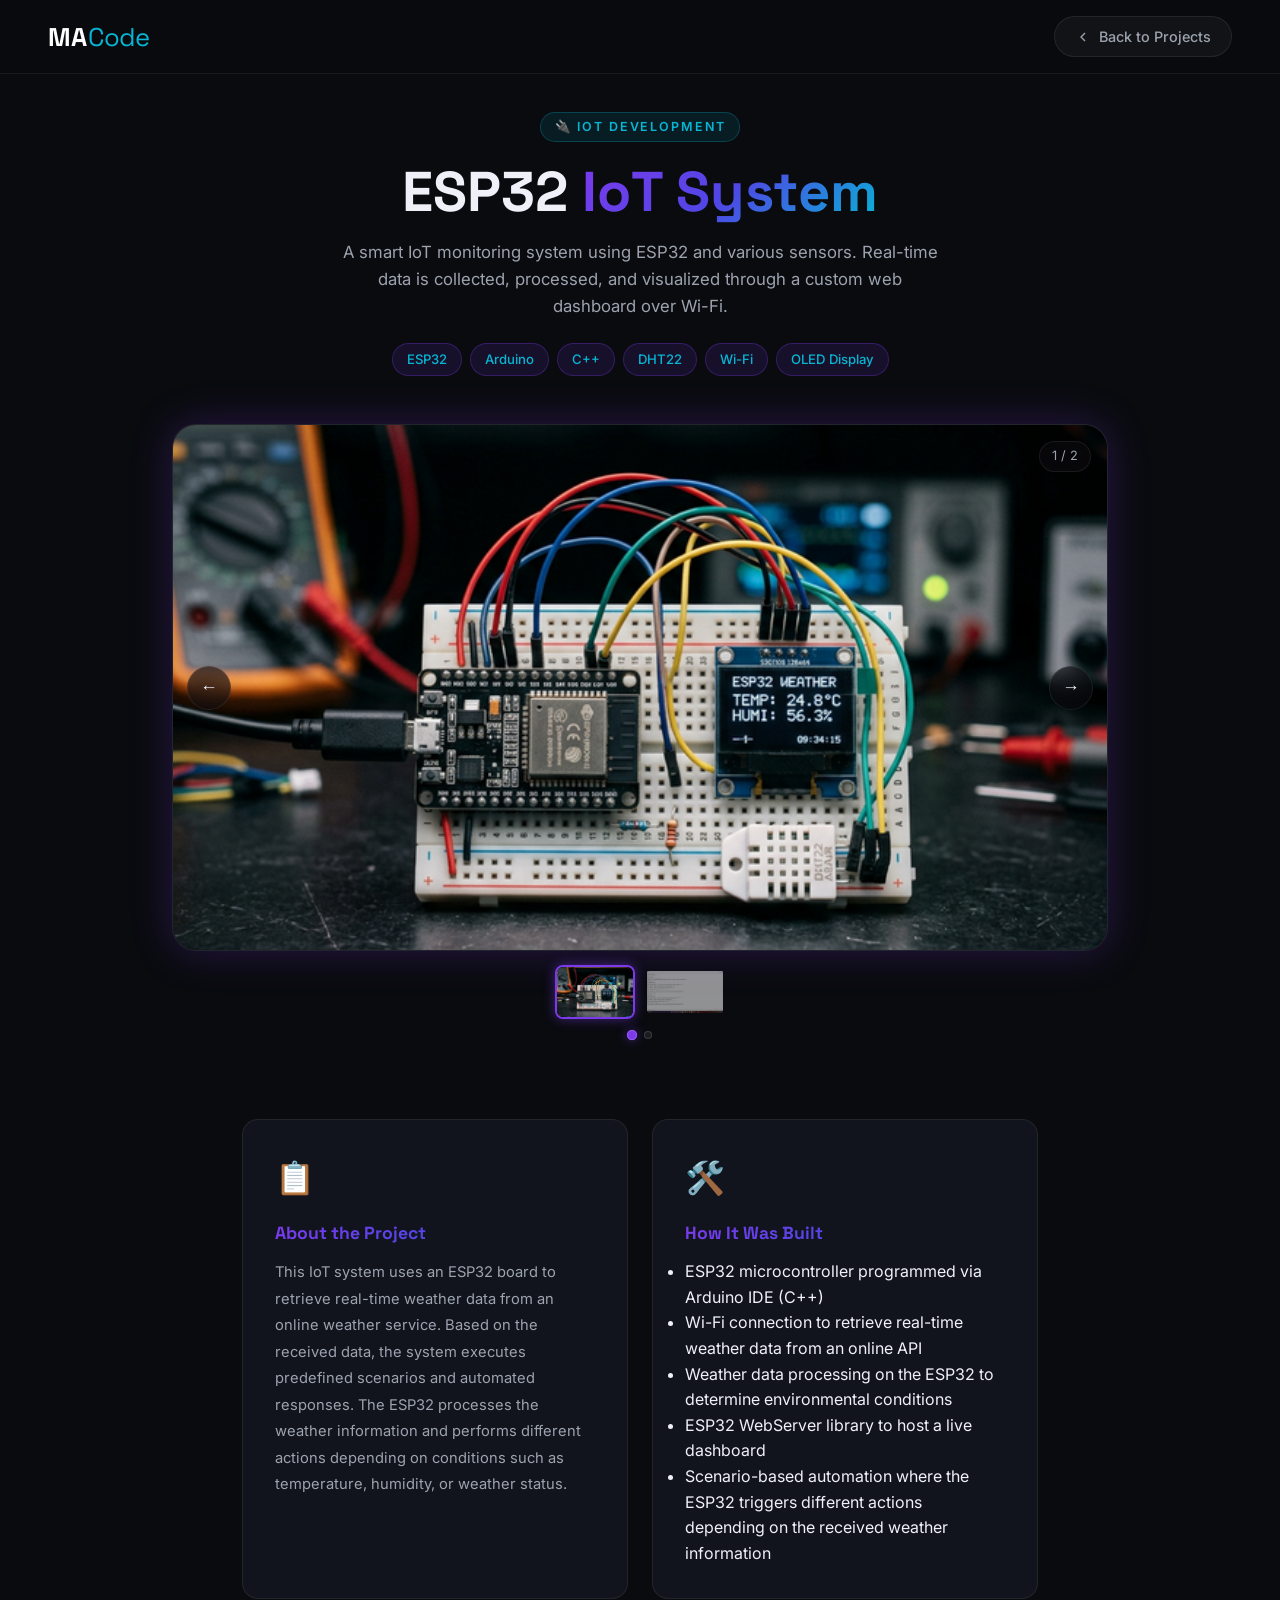
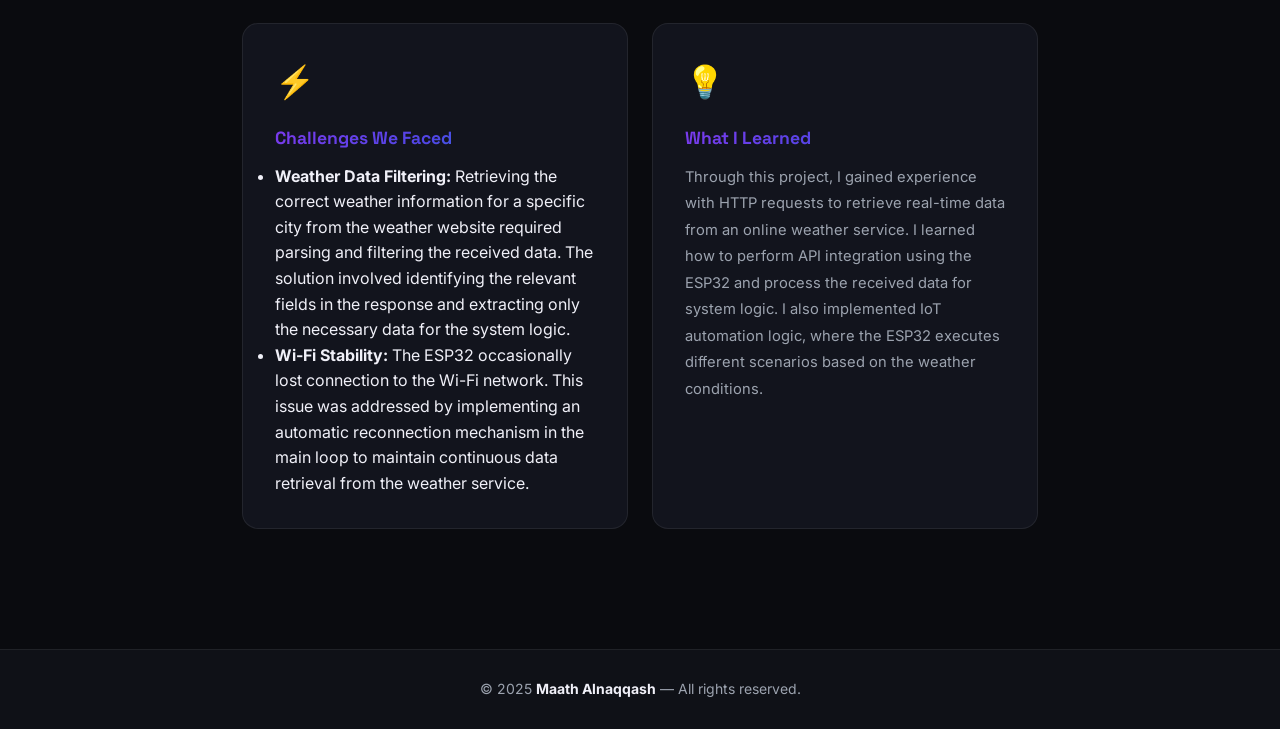
<file: portfolio/codes/html/project-iot.html>
<!DOCTYPE html>
<html lang="en">

<head>
  <meta charset="UTF-8" />
  <meta name="viewport" content="width=device-width, initial-scale=1.0" />
  <title>ESP32 IoT System — Muaz Nakkaş</title>
  <meta name="description"
    content="ESP32 IoT project details by Muaz Nakkaş. Smart sensor monitoring with Arduino and ESP32." />
  <link rel="icon" type="image/png" href="../../images/macode_logo.png" />
  <link rel="preconnect" href="https://fonts.googleapis.com" />
  <link rel="preconnect" href="https://fonts.gstatic.com" crossorigin />
  <link
    href="https://fonts.googleapis.com/css2?family=Inter:wght@300;400;500;600;700;800&family=Space+Grotesk:wght@400;500;600;700;800&display=swap"
    rel="stylesheet" />
  <link rel="stylesheet" href="../css/project-detail.css" />
</head>

<body>

  <!-- NAVBAR -->
  <nav class="navbar">
    <div class="nav-logo">
      <a href="index.html" id="nav-logo-link"><span class="nav-logo-text"><span class="logo-ma">MA</span><span class="logo-code">Code</span></span></a>
    </div>
    <a href="index.html#projects" class="back-btn" id="back-btn">
      <svg viewBox="0 0 24 24" fill="none" stroke="currentColor" stroke-width="2">
        <polyline points="15 18 9 12 15 6" />
      </svg>
      Back to Projects
    </a>
  </nav>

  <!-- HERO -->
  <div class="detail-hero">
    <span class="badge">🔌 IoT Development</span>
    <h1>ESP32 <span class="gradient-text">IoT System</span></h1>
    <p>A smart IoT monitoring system using ESP32 and various sensors. Real-time data is collected, processed, and
      visualized through a custom web dashboard over Wi-Fi.</p>
    <div class="tech-tags">
      <span class="tech-tag">ESP32</span>
      <span class="tech-tag">Arduino</span>
      <span class="tech-tag">C++</span>
      <span class="tech-tag">DHT22</span>
      <span class="tech-tag">Wi-Fi</span>
      <span class="tech-tag">OLED Display</span>
    </div>
  </div>

  <!-- SLIDESHOW -->
  <section class="slideshow-section">
    <div class="slideshow-wrap" id="slideshow">
      <div class="slide active" data-index="0">
        <img src="../../images/iot/iot_slide2.png" alt="IoT Project Overview" />
      </div>
      <div class="slide" data-index="1">
        <img src="../../images/iot/project_iot_custom3.jpeg" alt="IoT Hardware Components"
          style="object-fit: contain;" />
      </div>

      <div class="slide-counter"><span id="cur">1</span> / <span id="total">2</span></div>
      <button class="slide-arrow prev" id="prev-btn" aria-label="Previous">&#8592;</button>
      <button class="slide-arrow next" id="next-btn" aria-label="Next">&#8594;</button>
    </div>

    <div class="thumbnails">
      <div class="thumb active" data-index="0"><img src="../../images/iot/iot_slide2.png" alt="Slide 1" /></div>
      <div class="thumb" data-index="1"><img src="../../images/iot/project_iot_custom3.jpeg" alt="Slide 2"
          style="object-fit: contain;" /></div>
    </div>

    <div class="slide-dots">
      <div class="dot active" data-index="0"></div>
      <div class="dot" data-index="1"></div>
    </div>
  </section>

  <!-- DETAILS -->
  <section class="details-section">
    <div class="detail-grid">

      <div class="detail-card" id="card-0">
        <div class="card-icon">📋</div>
        <div class="card-title">About the Project</div>
        <p class="card-text">
          This IoT system uses an ESP32 board to retrieve real-time weather data from an online weather service. Based
          on
          the received data, the system executes predefined scenarios and automated responses. The ESP32 processes the
          weather information and performs different actions depending on conditions such as temperature, humidity, or
          weather status.
        </p>
      </div>

      <div class="detail-card" id="card-1">
        <div class="card-icon">🛠️</div>
        <div class="card-title">How It Was Built</div>
        <p class="card-text">
        <ul>
          <li>ESP32 microcontroller programmed via Arduino IDE (C++)</li>
          <li>Wi-Fi connection to retrieve real-time weather data from an online API</li>
          <li>Weather data processing on the ESP32 to determine environmental conditions</li>
          <li>ESP32 WebServer library to host a live dashboard</li>
          <li>Scenario-based automation where the ESP32 triggers different actions depending on the received weather
            information</li>
        </ul>
        </p>
      </div>

      <div class="detail-card" id="card-2">
        <div class="card-icon">⚡</div>
        <div class="card-title">Challenges We Faced</div>
        <p class="card-text">
        <ul>
          <li><strong>Weather Data Filtering:</strong> Retrieving the correct weather information for a specific city
            from the
            weather website required parsing and filtering the received data. The solution involved identifying the
            relevant fields in the response and extracting only the necessary data for the system logic.</li>
          <li><strong>Wi-Fi Stability:</strong> The ESP32 occasionally lost connection to the Wi-Fi network. This
            issue was addressed by implementing an automatic reconnection mechanism in the main loop to maintain
            continuous data retrieval from the weather service.</li>
        </ul>
        </p>
      </div>

      <div class="detail-card" id="card-3">
        <div class="card-icon">💡</div>
        <div class="card-title">What I Learned</div>
        <p class="card-text">
          Through this project, I gained experience with HTTP requests to retrieve real-time data from an online weather
          service. I learned how to perform API integration using the ESP32 and process the received data for system
          logic. I also implemented IoT automation logic, where the ESP32 executes different scenarios based on the
          weather conditions.
        </p>
      </div>

    </div>
  </section>

  <!-- FOOTER -->
  <footer class="footer">
    <p>© 2025 <strong>Maath Alnaqqash</strong> — All rights reserved.</p>
  </footer>

  <script src="../js/project-detail.js"></script>
</body>

</html>
</file>
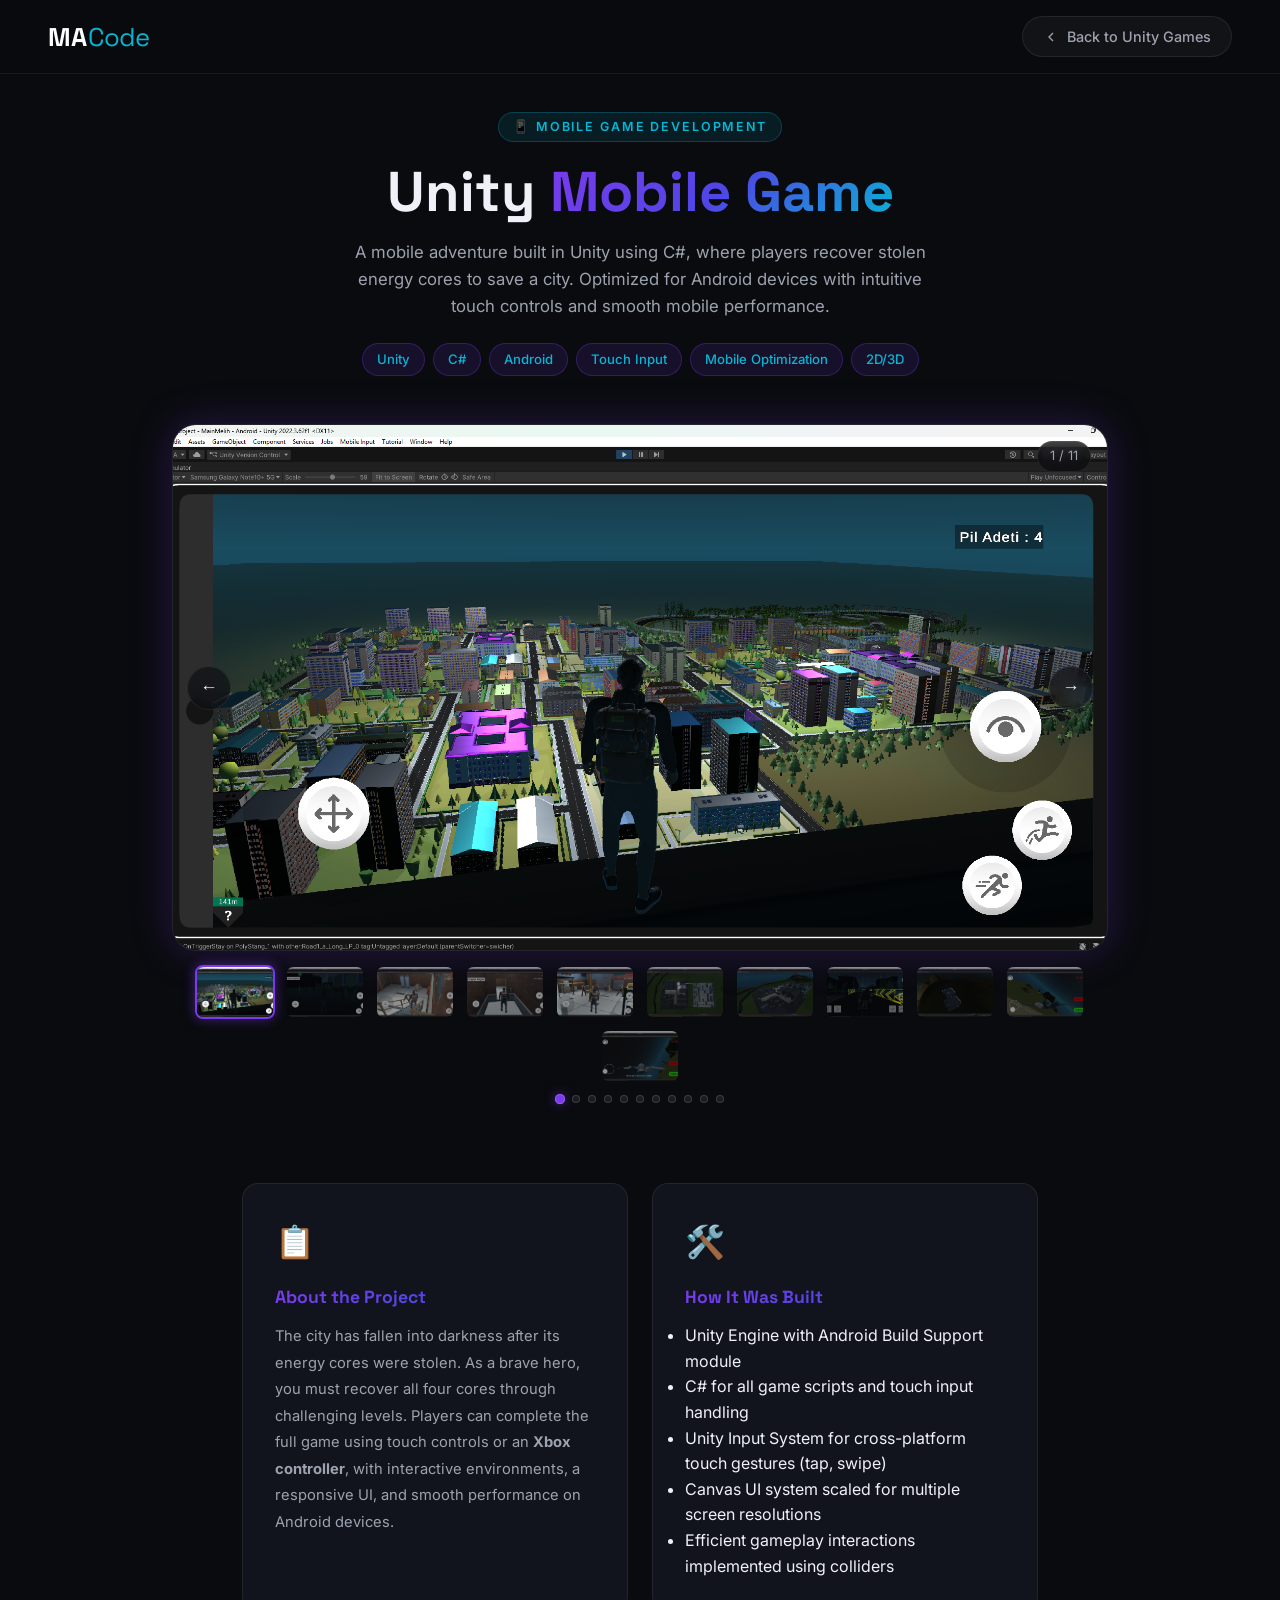
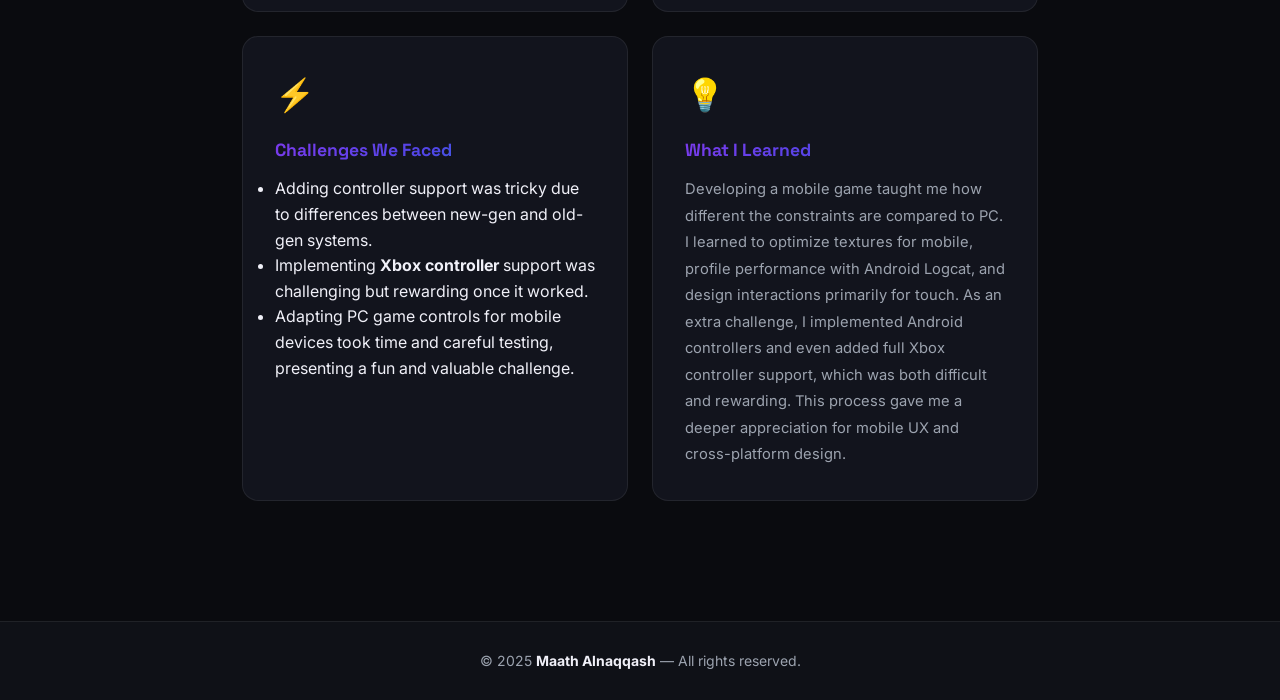
<file: portfolio/codes/html/project-unity-mobile.html>
<!DOCTYPE html>
<html lang="en">

<head>
  <meta charset="UTF-8" />
  <meta name="viewport" content="width=device-width, initial-scale=1.0" />
  <title>Unity Mobile Game — Muaz Nakkaş</title>
  <meta name="description"
    content="Unity Mobile Game project details by Muaz Nakkaş. Android game built with Unity and C#." />
  <link rel="icon" type="image/png" href="../../images/macode_logo.png" />
  <link rel="preconnect" href="https://fonts.googleapis.com" />
  <link rel="preconnect" href="https://fonts.gstatic.com" crossorigin />
  <link
    href="https://fonts.googleapis.com/css2?family=Inter:wght@300;400;500;600;700;800&family=Space+Grotesk:wght@400;500;600;700;800&display=swap"
    rel="stylesheet" />
  <link rel="stylesheet" href="../css/project-detail.css" />
</head>

<body>

  <!-- NAVBAR -->
  <nav class="navbar">
    <div class="nav-logo">
      <a href="index.html" id="nav-logo-link"><span class="nav-logo-text"><span class="logo-ma">MA</span><span class="logo-code">Code</span></span></a>
    </div>
    <a href="project-unity.html" class="back-btn" id="back-btn">
      <svg viewBox="0 0 24 24" fill="none" stroke="currentColor" stroke-width="2">
        <polyline points="15 18 9 12 15 6" />
      </svg>
      Back to Unity Games
    </a>
  </nav>

  <!-- HERO -->
  <div class="detail-hero">
    <span class="badge">📱 Mobile Game Development</span>
    <h1>Unity <span class="gradient-text">Mobile Game</span></h1>
    <p>A mobile adventure built in Unity using C#, where players recover stolen energy cores to save a city. Optimized
      for Android devices with intuitive touch controls and smooth mobile performance.</p>
    <div class="tech-tags">
      <span class="tech-tag">Unity</span>
      <span class="tech-tag">C#</span>
      <span class="tech-tag">Android</span>
      <span class="tech-tag">Touch Input</span>
      <span class="tech-tag">Mobile Optimization</span>
      <span class="tech-tag">2D/3D</span>
    </div>
  </div>

  <!-- SLIDESHOW -->
  <section class="slideshow-section">
    <div class="slideshow-wrap" id="slideshow">
      <div class="slide active" data-index="0">
        <img src="../../images/unity-mobile/Screenshot 2025-12-15 163111.png" alt="Mobile Game Screenshot 1" />
      </div>
      <div class="slide" data-index="1">
        <img src="../../images/unity-mobile/Screenshot 2026-03-18 041744.png" alt="Mobile Game Screenshot 2" />
      </div>
      <div class="slide" data-index="2">
        <img src="../../images/unity-mobile/Screenshot 2026-03-18 041946.png" alt="Mobile Game Screenshot 3" />
      </div>
      <div class="slide" data-index="3">
        <img src="../../images/unity-mobile/Screenshot 2026-03-18 042005.png" alt="Mobile Game Screenshot 4" />
      </div>
      <div class="slide" data-index="4">
        <img src="../../images/unity-mobile/Screenshot 2026-03-18 042039.png" alt="Mobile Game Screenshot 5" />
      </div>
      <div class="slide" data-index="5">
        <img src="../../images/unity-mobile/Screenshot 2026-03-18 042421.png" alt="Mobile Game Screenshot 6" />
      </div>
      <div class="slide" data-index="6">
        <img src="../../images/unity-mobile/Screenshot 2026-03-18 042507.png" alt="Mobile Game Screenshot 7" />
      </div>
      <div class="slide" data-index="7">
        <img src="../../images/unity-mobile/Screenshot 2026-03-18 045246.png" alt="Mobile Game Screenshot 8" />
      </div>
      <div class="slide" data-index="8">
        <img src="../../images/unity-mobile/Screenshot 2026-03-18 045703.png" alt="Mobile Game Screenshot 9" />
      </div>
      <div class="slide" data-index="9">
        <img src="../../images/unity-mobile/Screenshot 2026-03-18 054122.png" alt="Mobile Game Screenshot 10" />
      </div>
      <div class="slide" data-index="10">
        <img src="../../images/unity-mobile/Screenshot 2026-03-18 054405.png" alt="Mobile Game Screenshot 11" />
      </div>

      <div class="slide-counter"><span id="cur">1</span> / <span id="total">11</span></div>
      <button class="slide-arrow prev" id="prev-btn" aria-label="Previous">&#8592;</button>
      <button class="slide-arrow next" id="next-btn" aria-label="Next">&#8594;</button>
    </div>

    <div class="thumbnails">
      <div class="thumb active" data-index="0"><img src="../../images/unity-mobile/Screenshot 2025-12-15 163111.png"
          alt="Slide 1" /></div>
      <div class="thumb" data-index="1"><img src="../../images/unity-mobile/Screenshot 2026-03-18 041744.png"
          alt="Slide 2" /></div>
      <div class="thumb" data-index="2"><img src="../../images/unity-mobile/Screenshot 2026-03-18 041946.png"
          alt="Slide 3" /></div>
      <div class="thumb" data-index="3"><img src="../../images/unity-mobile/Screenshot 2026-03-18 042005.png"
          alt="Slide 4" /></div>
      <div class="thumb" data-index="4"><img src="../../images/unity-mobile/Screenshot 2026-03-18 042039.png"
          alt="Slide 5" /></div>
      <div class="thumb" data-index="5"><img src="../../images/unity-mobile/Screenshot 2026-03-18 042421.png"
          alt="Slide 6" /></div>
      <div class="thumb" data-index="6"><img src="../../images/unity-mobile/Screenshot 2026-03-18 042507.png"
          alt="Slide 7" /></div>
      <div class="thumb" data-index="7"><img src="../../images/unity-mobile/Screenshot 2026-03-18 045246.png"
          alt="Slide 8" /></div>
      <div class="thumb" data-index="8"><img src="../../images/unity-mobile/Screenshot 2026-03-18 045703.png"
          alt="Slide 9" /></div>
      <div class="thumb" data-index="9"><img src="../../images/unity-mobile/Screenshot 2026-03-18 054122.png"
          alt="Slide 10" /></div>
      <div class="thumb" data-index="10"><img src="../../images/unity-mobile/Screenshot 2026-03-18 054405.png"
          alt="Slide 11" /></div>
    </div>

    <div class="slide-dots">
      <div class="dot active" data-index="0"></div>
      <div class="dot" data-index="1"></div>
      <div class="dot" data-index="2"></div>
      <div class="dot" data-index="3"></div>
      <div class="dot" data-index="4"></div>
      <div class="dot" data-index="5"></div>
      <div class="dot" data-index="6"></div>
      <div class="dot" data-index="7"></div>
      <div class="dot" data-index="8"></div>
      <div class="dot" data-index="9"></div>
      <div class="dot" data-index="10"></div>
    </div>
  </section>

  <!-- DETAILS -->
  <section class="details-section">
    <div class="detail-grid">

      <div class="detail-card" id="card-0">
        <div class="card-icon">📋</div>
        <div class="card-title">About the Project</div>
        <p class="card-text">
          The city has fallen into darkness after its energy cores were stolen. As a brave hero, you must recover all
          four cores through challenging levels. Players can complete the full game using touch controls or an
          <strong>Xbox controller</strong>,
          with interactive environments, a responsive UI, and smooth performance on Android devices.
        </p>
      </div>

      <div class="detail-card" id="card-1">
        <div class="card-icon">🛠️</div>
        <div class="card-title">How It Was Built</div>
        <p class="card-text">
        <ul>
          <li>Unity Engine with Android Build Support module</li>
          <li>C# for all game scripts and touch input handling</li>
          <li>Unity Input System for cross-platform touch gestures (tap, swipe)</li>
          <li>Canvas UI system scaled for multiple screen resolutions</li>
          <li>Efficient gameplay interactions implemented using colliders</li>
        </ul>
        </p>
      </div>

      <div class="detail-card" id="card-2">
        <div class="card-icon">⚡</div>
        <div class="card-title">Challenges We Faced</div>
        <p class="card-text">
        <ul>
          <li> Adding controller support was tricky due to differences between
            new-gen and old-gen systems.</li>
          <li> Implementing <strong>Xbox controller</strong> support was challenging but rewarding once it worked.</li>
          <li> Adapting PC game controls for mobile devices took time and careful testing,
            presenting a fun and valuable challenge.</li>
        </ul>
        </p>
      </div>

      <div class="detail-card" id="card-3">
        <div class="card-icon">💡</div>
        <div class="card-title">What I Learned</div>
        <p class="card-text">
          Developing a mobile game taught me how different the constraints are compared to PC. I learned to optimize
          textures for mobile, profile performance with Android Logcat, and design interactions primarily for touch. As
          an extra challenge, I implemented Android controllers and even added full Xbox controller support, which was
          both difficult and rewarding. This process gave me a deeper appreciation for mobile UX and cross-platform
          design.
        </p>
      </div>

    </div>
  </section>

  <!-- FOOTER -->
  <footer class="footer">
    <p>© 2025 <strong>Maath Alnaqqash</strong> — All rights reserved.</p>
  </footer>

  <script src="../js/project-detail.js"></script>
</body>

</html>
</file>
<file: portfolio/codes/css/project-detail.css>
/* =====================================================
   PROJECT DETAIL PAGE â€” SHARED STYLES
   ===================================================== */

*, *::before, *::after { margin: 0; padding: 0; box-sizing: border-box; }

:root {
  --bg-primary:   #0a0b0f;
  --bg-secondary: #0f1117;
  --bg-card:      #12141d;
  --accent-1:     #7c3aed;
  --accent-2:     #4f46e5;
  --accent-3:     #06b6d4;
  --accent-grad:  linear-gradient(135deg, #7c3aed 0%, #4f46e5 50%, #06b6d4 100%);
  --text-primary: #f0f0f8;
  --text-secondary:#9ca3af;
  --border:       rgba(255,255,255,0.07);
  --glass-bg:     rgba(255,255,255,0.04);
  --glass-border: rgba(255,255,255,0.08);
  --radius-md:    16px;
  --radius-lg:    24px;
  --shadow-glow:  0 0 40px rgba(124,58,237,0.25);
  --transition:   0.35s cubic-bezier(0.4,0,0.2,1);
}

html { scroll-behavior: smooth; overflow-x: hidden; }

body {
  background: var(--bg-primary);
  color: var(--text-primary);
  font-family: 'Inter', sans-serif;
  line-height: 1.6;
  overflow-x: hidden;
  width: 100%;
}

::-webkit-scrollbar { width: 6px; }
::-webkit-scrollbar-track { background: var(--bg-primary); }
::-webkit-scrollbar-thumb { background: var(--accent-1); border-radius: 10px; }

.gradient-text {
  background: var(--accent-grad);
  -webkit-background-clip: text;
  -webkit-text-fill-color: transparent;
  background-clip: text;
}

/* ===== NAVBAR ===== */
.navbar {
  position: fixed;
  top: 0; left: 0; right: 0;
  z-index: 999;
  display: flex;
  align-items: center;
  justify-content: space-between;
  padding: 1rem 3rem;
  background: rgba(10,11,15,0.85);
  backdrop-filter: blur(20px);
  -webkit-backdrop-filter: blur(20px);
  border-bottom: 1px solid var(--border);
}

.nav-logo { display: flex; align-items: center; }
.nav-logo a { display: flex; align-items: center; text-decoration: none; line-height: 0; }
.nav-logo-text {
  font-family: 'Space Grotesk', sans-serif;
  font-size: 1.6rem;
  letter-spacing: -0.5px;
  display: inline-flex;
  align-items: center;
  transition: transform var(--transition);
  text-decoration: none;
}

.nav-logo-text:hover {
  transform: scale(1.05);
}

.logo-ma {
  font-weight: 800;
  color: #ffffff;
}

.logo-code {
  font-weight: 400;
  color: var(--accent-3);
  margin-left: 2px;
}

.cursor {
  font-weight: 800;
  color: var(--accent-3);
  animation: blink 1s step-end infinite;
  margin-left: 2px;
}

@keyframes blink {
  0%, 100% { opacity: 1; }
  50% { opacity: 0; }
}

.back-btn {
  display: inline-flex;
  align-items: center;
  gap: 8px;
  text-decoration: none;
  color: var(--text-secondary);
  font-size: 0.9rem;
  font-weight: 500;
  border: 1px solid var(--glass-border);
  border-radius: 100px;
  padding: 8px 20px;
  transition: var(--transition);
  background: var(--glass-bg);
}
.back-btn:hover {
  color: var(--text-primary);
  border-color: var(--accent-1);
  background: rgba(124,58,237,0.1);
  transform: translateX(-3px);
}
.back-btn svg { width: 16px; height: 16px; }

/* ===== HERO ===== */
.detail-hero {
  padding: 7rem 2rem 3rem;
  text-align: center;
  max-width: 800px;
  margin: 0 auto;
}

.detail-hero .badge {
  display: inline-block;
  font-size: 0.78rem;
  font-weight: 600;
  letter-spacing: 0.15em;
  text-transform: uppercase;
  color: var(--accent-3);
  background: rgba(6,182,212,0.1);
  border: 1px solid rgba(6,182,212,0.25);
  padding: 4px 14px;
  border-radius: 100px;
  margin-bottom: 1.2rem;
}

.detail-hero h1 {
  font-family: 'Space Grotesk', sans-serif;
  font-size: clamp(2rem, 5vw, 3.5rem);
  font-weight: 800;
  line-height: 1.1;
  margin-bottom: 1rem;
}

.detail-hero p {
  color: var(--text-secondary);
  font-size: 1.05rem;
  max-width: 600px;
  margin: 0 auto 1.5rem;
}

.tech-tags {
  display: flex;
  flex-wrap: wrap;
  gap: 8px;
  justify-content: center;
}

.tech-tag {
  background: rgba(124,58,237,0.12);
  border: 1px solid rgba(124,58,237,0.3);
  color: var(--accent-3);
  padding: 5px 14px;
  border-radius: 100px;
  font-size: 0.82rem;
  font-weight: 500;
}

/* ===== SLIDESHOW ===== */
.slideshow-section {
  max-width: 1000px;
  margin: 0 auto 5rem;
  padding: 0 2rem;
}

.slideshow-wrap {
  position: relative;
  border-radius: var(--radius-lg);
  overflow: hidden;
  border: 1px solid var(--border);
  box-shadow: var(--shadow-glow);
  aspect-ratio: 16/9;
  background: var(--bg-card);
}

.slide {
  position: absolute;
  inset: 0;
  opacity: 0;
  transition: opacity 0.6s ease, transform 0.6s ease;
  transform: scale(1.02);
  pointer-events: none;
  z-index: 1;
}

.slide.active {
  opacity: 1;
  transform: scale(1);
  pointer-events: auto;
  z-index: 2;
}

.slide img,
.slide iframe {
  width: 100%; height: 100%;
  object-fit: cover;
  border: none;
}

/* slide counter */
.slide-counter {
  position: absolute;
  top: 16px; right: 16px;
  background: rgba(10,11,15,0.7);
  backdrop-filter: blur(8px);
  border: 1px solid var(--glass-border);
  color: var(--text-secondary);
  font-size: 0.8rem;
  padding: 4px 12px;
  border-radius: 100px;
  z-index: 10;
}

/* nav arrows */
.slide-arrow {
  position: absolute;
  top: 50%; transform: translateY(-50%);
  z-index: 10;
  width: 44px; height: 44px;
  border-radius: 50%;
  border: 1px solid var(--glass-border);
  background: rgba(10,11,15,0.6);
  backdrop-filter: blur(10px);
  color: var(--text-primary);
  font-size: 1.1rem;
  cursor: pointer;
  display: flex; align-items: center; justify-content: center;
  transition: var(--transition);
}
.slide-arrow:hover { background: var(--accent-1); border-color: var(--accent-1); }
.slide-arrow.prev { left: 14px; }
.slide-arrow.next { right: 14px; }

/* thumbnails */
.thumbnails {
  display: flex;
  gap: 10px;
  margin-top: 14px;
  justify-content: center;
  flex-wrap: wrap;
}

.thumb {
  width: 80px; height: 54px;
  border-radius: 8px;
  overflow: hidden;
  border: 2px solid transparent;
  cursor: pointer;
  transition: var(--transition);
  opacity: 0.55;
  position: relative;
}

.thumb img { width: 100%; height: 100%; object-fit: cover; }

.play-icon-overlay {
  position: absolute;
  top: 50%; left: 50%;
  transform: translate(-50%, -50%);
  background: rgba(0,0,0,0.6);
  color: white;
  border-radius: 50%;
  width: 24px; height: 24px;
  display: flex; align-items: center; justify-content: center;
  font-size: 10px;
  pointer-events: none;
  transition: var(--transition);
}

.thumb.active .play-icon-overlay,
.thumb:hover .play-icon-overlay {
  background: var(--accent-1);
}

.play-icon-huge {
  position: absolute;
  top: 50%; left: 50%;
  transform: translate(-50%, -50%);
  width: 64px; height: 64px;
  background: rgba(0,0,0,0.6);
  color: white;
  border-radius: 50%;
  display: flex; align-items: center; justify-content: center;
  font-size: 24px;
  padding-left: 4px;
  transition: var(--transition);
  border: 1px solid var(--border);
  box-shadow: 0 0 20px rgba(0,0,0,0.5);
}

.yt-cover:hover .play-icon-huge {
  background: var(--accent-1);
  transform: translate(-50%, -50%) scale(1.1);
  box-shadow: 0 0 20px rgba(124,58,237,0.5);
}

.thumb.active {
  border-color: var(--accent-1);
  opacity: 1;
  box-shadow: 0 0 12px rgba(124,58,237,0.5);
}

.thumb:hover { opacity: 0.85; border-color: var(--accent-2); }

/* dots */
.slide-dots {
  display: flex;
  justify-content: center;
  gap: 8px;
  margin-top: 12px;
}

.dot {
  width: 8px; height: 8px;
  border-radius: 50%;
  background: var(--border);
  border: 1px solid rgba(255,255,255,0.15);
  cursor: pointer;
  transition: var(--transition);
}

.dot.active {
  background: var(--accent-1);
  transform: scale(1.3);
  box-shadow: 0 0 8px rgba(124,58,237,0.5);
}

/* ===== DETAILS SECTION ===== */
.details-section {
  max-width: 860px;
  margin: 0 auto;
  padding: 0 2rem 6rem;
}

.detail-grid {
  display: grid;
  grid-template-columns: 1fr 1fr;
  gap: 1.5rem;
  margin-bottom: 1.5rem;
}

.detail-card {
  background: var(--bg-card);
  border: 1px solid var(--border);
  border-radius: var(--radius-md);
  padding: 2rem;
  transition: var(--transition);
  opacity: 0;
  transform: translateY(24px);
}

.detail-card.visible {
  opacity: 1;
  transform: translateY(0);
}

.detail-card:hover {
  border-color: rgba(124,58,237,0.35);
  box-shadow: var(--shadow-glow);
}

.detail-card.full-width {
  grid-column: 1 / -1;
}

.card-icon {
  font-size: 2rem;
  margin-bottom: 1rem;
}

.card-title {
  font-family: 'Space Grotesk', sans-serif;
  font-size: 1.1rem;
  font-weight: 700;
  margin-bottom: 0.75rem;
  background: var(--accent-grad);
  -webkit-background-clip: text;
  -webkit-text-fill-color: transparent;
  background-clip: text;
}

.card-text {
  color: var(--text-secondary);
  font-size: 0.92rem;
  line-height: 1.8;
}

.card-text ul {
  padding-left: 1.1rem;
  margin-top: 0.5rem;
}

.card-text li { margin-bottom: 0.4rem; }

/* ===== FOOTER ===== */
.footer {
  background: var(--bg-secondary);
  border-top: 1px solid var(--border);
  text-align: center;
  padding: 1.75rem;
  color: var(--text-secondary);
  font-size: 0.875rem;
}

.footer strong { color: var(--text-primary); }

/* ===== RESPONSIVE ===== */
@media (max-width: 700px) {
  .navbar { padding: 0.9rem 1.2rem; }
  .detail-grid { grid-template-columns: 1fr; }
  .thumb { width: 60px; height: 40px; }
}
</file>
